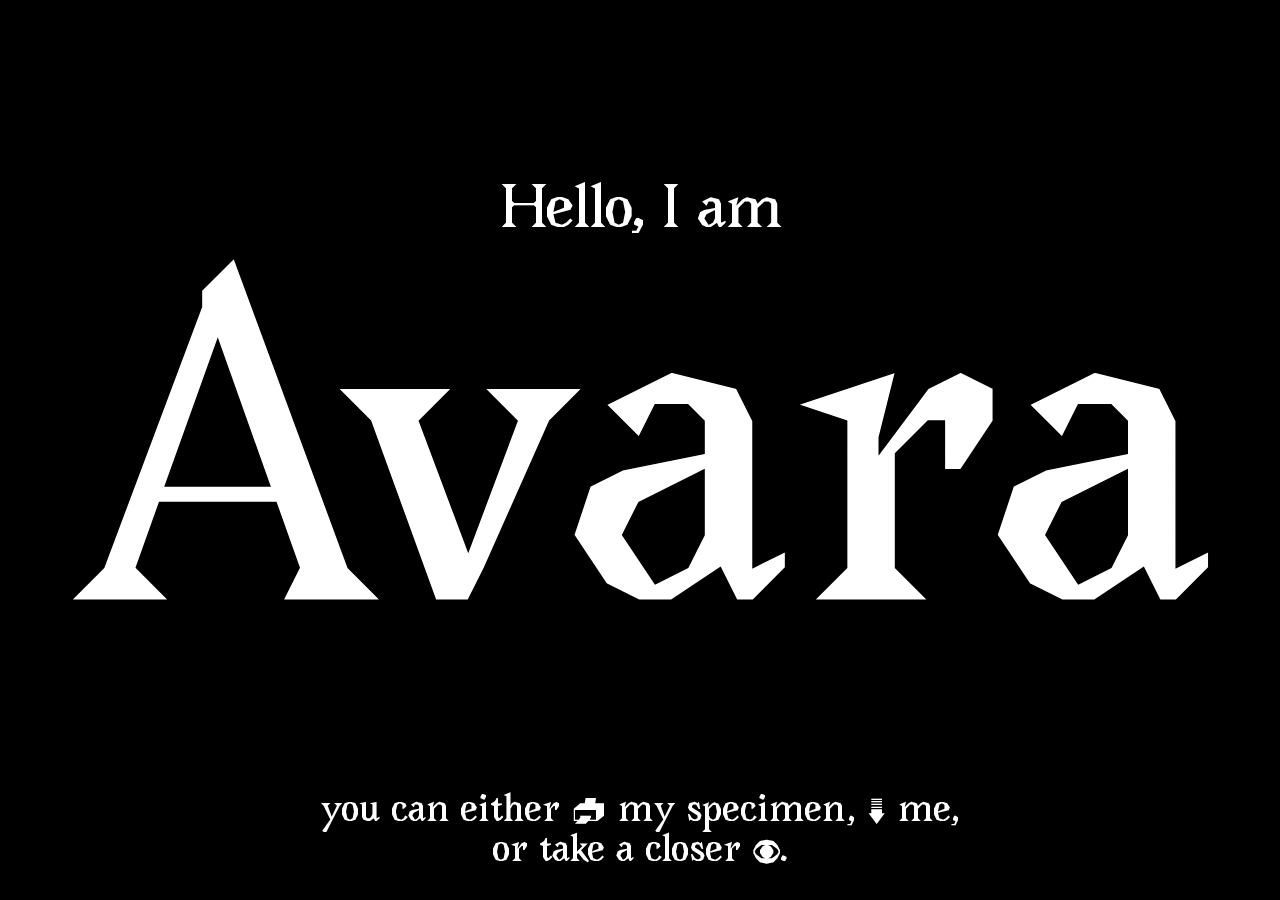
<file: webspecimen/index.html>
<!DOCTYPE html>
<html>
<!--
Développé par   Raphaël Bastide
                Lucas Le Bihan
avec l'aide de  Hugo Piquemal
-->
  <head>
    <meta charset=utf-8 />
    <title>Avara Specimen</title>
    <meta name="description" content="Open source curveless font" />
    <link rel="icon" type="image/png" href="img/favicon.png">
    <meta property="og:type" content="website" />
    <meta property="og:image" itemprop="image primaryImageOfPage" content="img/icon.png" />
    <link rel="stylesheet" type="text/css" href="css/reset.css" />
    <link rel="stylesheet" type="text/css" href="css/main.css" />
  </head>
  <body>
    <div id="head" class="screen">Hello, I am</div>
    <div id="specimenright" class="print">
      abcdefghijklm<br>nopqrstuvwxyz<br>ABCDEFGHIJKLMNOPQRSTUVWXYZ<br>1234567890<br>
    </div>
       <div id="specimenleft" class="print">
      ÉéÈèÏïÀàÇçÂâùÙÔôÑñ@?!§(•){÷}[/] …*$€£Ƀ&&cent;®©¶&frac12;&frac14;&frac34;&times;-_—–&#xFB00;&#xFB01;&#xFB02;&#xFB03;&#xFB04;fbfhfkqjœæ&dagger;&Dagger;<br>&#128424;&#128065;&#8595; <br>
    </div>
      <div id="credits" class="print">
        Avara Open Source Typeface
    </div>
    <div id="web" class="print">
        &#128065;, &#128424; & &#8595; on raphaelbastide.com/avara
    </div>
    <div id="comandes" contenteditable spellcheck=false class="screen">
    you can either
    <a class="print-button" onClick="window.print()">&#128424;</a> my specimen, <a class="print-button" href="https://github.com/raphaelbastide/Avara/archive/master.zip">&#8595;</a> me, or take a closer <a class="print-button" href="https://github.com/raphaelbastide/Avara">&#128065;</a>.
    </div>
    <div id="svg-container">
<svg
    xmlns="http://www.w3.org/2000/svg"
    version="1.1"
    viewBox="-50 -40 900 350"
    id="avara">

    <defs>
        <rect id="point-handle"
            x="-3" y="-3" width="6" height="6"
            stroke-width="1"
            fill="#ffffff"
            fill-opacity="1"
            stroke="rgb(110, 50, 255)"/>
    </defs>

    <style>
        path {
          fill: white;
          stroke: black;
          stroke-width: 1 px;
          fill-rule: nonzero;
        }
    </style>

    <path d="M 68.739,240.591 0,240.591 22.914,217.676 91.654,34.37 91.654,22.914 114.567,0 194.764,217.676 217.676,240.591
      148.937,240.591 160.393,217.676 144.068,171.852 62.153,171.852 45.827,217.676 z M 103.11,57.284 66.162,160.395 139.771,160.395 z"/>
    <path d="M 279.241,240.591 256.327,240.591 210.502,114.568 187.587,91.654 267.783,91.654 244.871,114.568 279.241,206.22
      313.61,114.568 290.698,91.654 359.437,91.654 336.524,114.568 290.698,217.676 z"/>
    <path d="M 422.148,80.198 467.976,91.654 479.434,114.568 479.434,217.676 502.345,206.22 502.345,217.676 479.434,240.591
      467.976,240.591 456.519,217.676 422.148,240.591 399.235,240.591 376.322,229.134 353.408,194.764 364.865,160.395 387.78,148.938
      445.062,137.479 445.062,114.568 433.606,103.11 410.692,103.11 399.235,126.022 376.322,103.11 z M 445.062,148.938 399.235,171.852 387.78,194.764 410.692,229.134 433.606,217.676 445.062,194.764 z"/>
    <path d="M 579.665,80.198 568.207,126.022 568.207,137.479 602.577,91.654 625.491,80.198 648.403,91.654 648.403,114.568
      625.491,148.938 614.035,148.938 614.035,114.568 602.577,114.568 579.665,137.479 579.665,217.676 602.577,240.591
      522.381,240.591 545.293,217.676 545.293,114.568 510.924,103.11 z"/>
    <path d="M 719.71,80.198 765.537,91.654 776.994,114.568 776.994,217.676 799.906,206.22 799.906,217.676 776.994,240.591
      765.537,240.591 754.08,217.676 719.71,240.591 696.796,240.591 673.884,229.134 650.97,194.764 662.427,160.395 685.341,148.938
      742.623,137.479 742.623,114.568 731.168,103.11 708.254,103.11 696.796,126.022 673.884,103.11 z M 742.623,148.938 696.796,171.852 685.341,194.764 708.254,229.134 731.168,217.676 742.623,194.764 z"/>

      </svg>
    </div>
    <script src="js/snap.svg-min.js"></script>
    <script src="js/main.js"></script>
  </body>
</html>
</file>
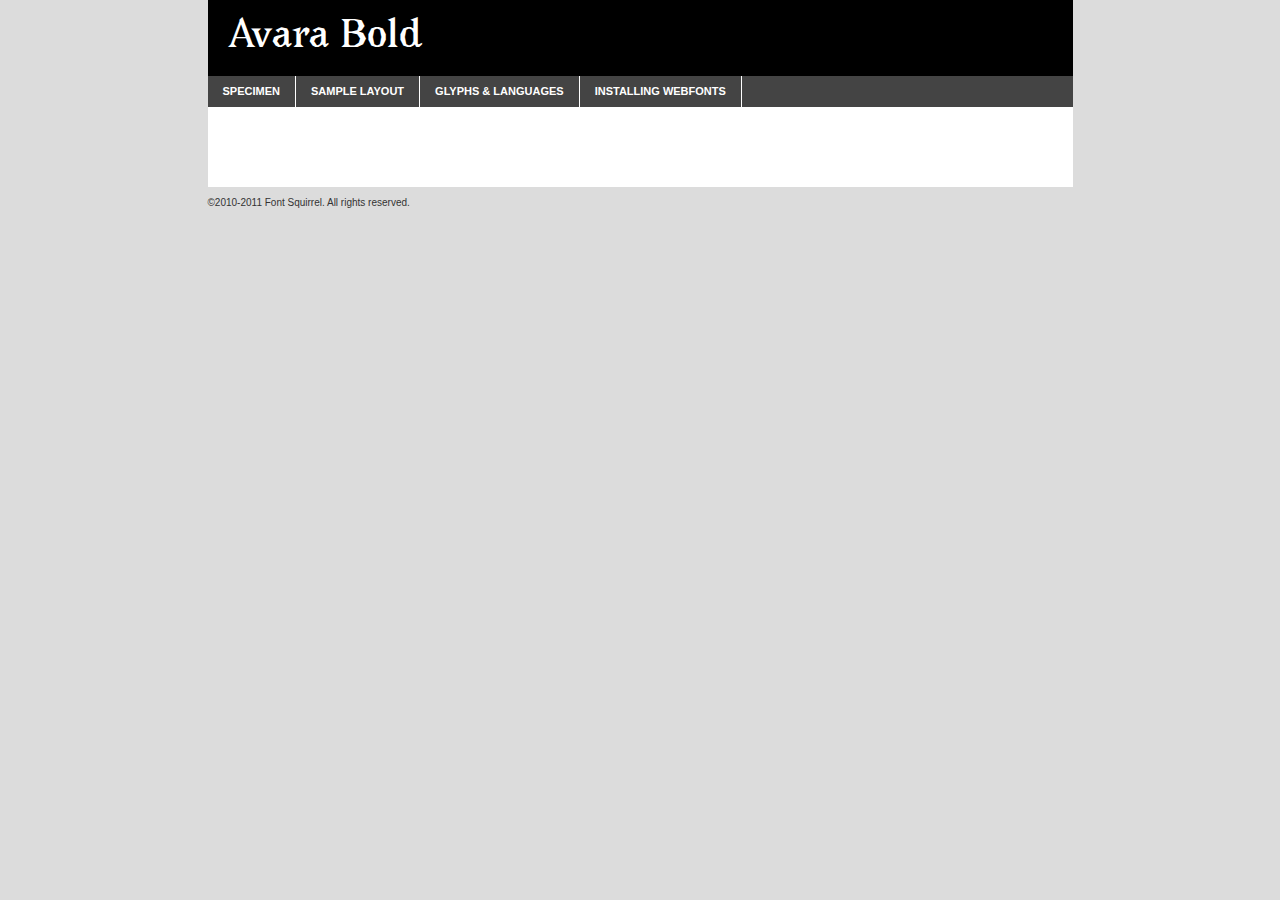
<file: webspecimen/css/font/avara-demo.html>
<!DOCTYPE html PUBLIC "-//W3C//DTD XHTML 1.0 Transitional//EN"
	"http://www.w3.org/TR/xhtml1/DTD/xhtml1-transitional.dtd">

<html xmlns="http://www.w3.org/1999/xhtml" xml:lang="en" lang="en">
<head>
	<meta http-equiv="Content-Type" content="text/html; charset=utf-8" />
	<script src="http://ajax.googleapis.com/ajax/libs/jquery/1.7.2/jquery.min.js" type="text/javascript" charset="utf-8"></script>
	<script src="specimen_files/easytabs.js" type="text/javascript" charset="utf-8"></script>
	<link rel="stylesheet" href="specimen_files/specimen_stylesheet.css" type="text/css" charset="utf-8" />
	<link rel="stylesheet" href="stylesheet.css" type="text/css" charset="utf-8" />

	<style type="text/css">
					body{
				font-family: 'avarabold';
							}
		</style>

	<title>Avara Bold Specimen</title>
	
	
	<script type="text/javascript" charset="utf-8">
		$(document).ready(function() {
			$('#container').easyTabs({defaultContent:1});
		});
	</script>
</head>

<body>
<div id="container">
	<div id="header">
		Avara Bold	</div>
	<ul class="tabs">
		<li><a href="#specimen">Specimen</a></li>
		<li><a href="#layout">Sample Layout</a></li>
				<li><a href="#glyphs">Glyphs &amp; Languages</a></li>
		<li><a href="#installing">Installing Webfonts</a></li>
		
	</ul>
	
	<div id="main_content">

		
			<div id="specimen">
		
				<div class="section">
					<div class="grid12 firstcol">
						<div class="huge">AaBb</div>
					</div>
				</div>
		
				<div class="section">
					<div class="glyph_range">A&#x200B;B&#x200b;C&#x200b;D&#x200b;E&#x200b;F&#x200b;G&#x200b;H&#x200b;I&#x200b;J&#x200b;K&#x200b;L&#x200b;M&#x200b;N&#x200b;O&#x200b;P&#x200b;Q&#x200b;R&#x200b;S&#x200b;T&#x200b;U&#x200b;V&#x200b;W&#x200b;X&#x200b;Y&#x200b;Z&#x200b;a&#x200b;b&#x200b;c&#x200b;d&#x200b;e&#x200b;f&#x200b;g&#x200b;h&#x200b;i&#x200b;j&#x200b;k&#x200b;l&#x200b;m&#x200b;n&#x200b;o&#x200b;p&#x200b;q&#x200b;r&#x200b;s&#x200b;t&#x200b;u&#x200b;v&#x200b;w&#x200b;x&#x200b;y&#x200b;z&#x200b;1&#x200b;2&#x200b;3&#x200b;4&#x200b;5&#x200b;6&#x200b;7&#x200b;8&#x200b;9&#x200b;0&#x200b;&amp;&#x200b;.&#x200b;,&#x200b;?&#x200b;!&#x200b;&#64;&#x200b;(&#x200b;)&#x200b;#&#x200b;$&#x200b;%&#x200b;*&#x200b;+&#x200b;-&#x200b;=&#x200b;:&#x200b;;</div>
				</div>
				<div class="section">
					<div class="grid12 firstcol">
						<table class="sample_table">
							<tr><td>10</td><td class="size10">abcdefghijklmnopqrstuvwxyzABCDEFGHIJKLMNOPQRSTUVWXYZ0123456789abcdefghijklmnopqrstuvwxyzABCDEFGHIJKLMNOPQRSTUVWXYZ0123456789abcdefghijklmnopqrstuvwxyzABCDEFGHIJKLMNOPQRSTUVWXYZ</td></tr>
							<tr><td>11</td><td class="size11">abcdefghijklmnopqrstuvwxyzABCDEFGHIJKLMNOPQRSTUVWXYZ0123456789abcdefghijklmnopqrstuvwxyzABCDEFGHIJKLMNOPQRSTUVWXYZ0123456789abcdefghijklmnopqrstuvwxyzABCDEFGHIJKLMNOPQRSTUVWXYZ</td></tr>
							<tr><td>12</td><td class="size12">abcdefghijklmnopqrstuvwxyzABCDEFGHIJKLMNOPQRSTUVWXYZ0123456789abcdefghijklmnopqrstuvwxyzABCDEFGHIJKLMNOPQRSTUVWXYZ0123456789abcdefghijklmnopqrstuvwxyzABCDEFGHIJKLMNOPQRSTUVWXYZ</td></tr>
							<tr><td>13</td><td class="size13">abcdefghijklmnopqrstuvwxyzABCDEFGHIJKLMNOPQRSTUVWXYZ0123456789abcdefghijklmnopqrstuvwxyzABCDEFGHIJKLMNOPQRSTUVWXYZ0123456789abcdefghijklmnopqrstuvwxyzABCDEFGHIJKLMNOPQRSTUVWXYZ</td></tr>
							<tr><td>14</td><td class="size14">abcdefghijklmnopqrstuvwxyzABCDEFGHIJKLMNOPQRSTUVWXYZ0123456789abcdefghijklmnopqrstuvwxyzABCDEFGHIJKLMNOPQRSTUVWXYZ0123456789abcdefghijklmnopqrstuvwxyzABCDEFGHIJKLMNOPQRSTUVWXYZ</td></tr>
							<tr><td>16</td><td class="size16">abcdefghijklmnopqrstuvwxyzABCDEFGHIJKLMNOPQRSTUVWXYZ0123456789abcdefghijklmnopqrstuvwxyzABCDEFGHIJKLMNOPQRSTUVWXYZ</td></tr>
							<tr><td>18</td><td class="size18">abcdefghijklmnopqrstuvwxyzABCDEFGHIJKLMNOPQRSTUVWXYZ0123456789abcdefghijklmnopqrstuvwxyzABCDEFGHIJKLMNOPQRSTUVWXYZ</td></tr>
							<tr><td>20</td><td class="size20">abcdefghijklmnopqrstuvwxyzABCDEFGHIJKLMNOPQRSTUVWXYZ0123456789abcdefghijklmnopqrstuvwxyzABCDEFGHIJKLMNOPQRSTUVWXYZ</td></tr>
							<tr><td>24</td><td class="size24">abcdefghijklmnopqrstuvwxyzABCDEFGHIJKLMNOPQRSTUVWXYZ0123456789abcdefghijklmnopqrstuvwxyzABCDEFGHIJKLMNOPQRSTUVWXYZ</td></tr>
							<tr><td>30</td><td class="size30">abcdefghijklmnopqrstuvwxyzABCDEFGHIJKLMNOPQRSTUVWXYZ0123456789abcdefghijklmnopqrstuvwxyzABCDEFGHIJKLMNOPQRSTUVWXYZ</td></tr>
							<tr><td>36</td><td class="size36">abcdefghijklmnopqrstuvwxyzABCDEFGHIJKLMNOPQRSTUVWXYZ0123456789abcdefghijklmnopqrstuvwxyzABCDEFGHIJKLMNOPQRSTUVWXYZ</td></tr>
							<tr><td>48</td><td class="size48">abcdefghijklmnopqrstuvwxyzABCDEFGHIJKLMNOPQRSTUVWXYZ0123456789abcdefghijklmnopqrstuvwxyzABCDEFGHIJKLMNOPQRSTUVWXYZ</td></tr>
							<tr><td>60</td><td class="size60">abcdefghijklmnopqrstuvwxyzABCDEFGHIJKLMNOPQRSTUVWXYZ0123456789abcdefghijklmnopqrstuvwxyzABCDEFGHIJKLMNOPQRSTUVWXYZ</td></tr>
							<tr><td>72</td><td class="size72">abcdefghijklmnopqrstuvwxyzABCDEFGHIJKLMNOPQRSTUVWXYZ0123456789abcdefghijklmnopqrstuvwxyzABCDEFGHIJKLMNOPQRSTUVWXYZ</td></tr>
							<tr><td>90</td><td class="size90">abcdefghijklmnopqrstuvwxyzABCDEFGHIJKLMNOPQRSTUVWXYZ0123456789abcdefghijklmnopqrstuvwxyzABCDEFGHIJKLMNOPQRSTUVWXYZ</td></tr>
						</table>
				
					</div>
			
				</div>
		
		
		
								<div class="section" id="bodycomparison">


										<div id="xheight">
				<div class="fontbody">&#x25FC;&#x25FC;&#x25FC;&#x25FC;&#x25FC;&#x25FC;&#x25FC;&#x25FC;&#x25FC;&#x25FC;&#x25FC;&#x25FC;&#x25FC;&#x25FC;&#x25FC;&#x25FC;&#x25FC;&#x25FC;&#x25FC;&#x25FC;&#x25FC;&#x25FC;&#x25FC;&#x25FC;&#x25FC;&#x25FC;&#x25FC;&#x25FC;&#x25FC;&#x25FC;&#x25FC;&#x25FC;&#x25FC;&#x25FC;&#x25FC;&#x25FC;&#x25FC;&#x25FC;&#x25FC;&#x25FC;&#x25FC;&#x25FC;&#x25FC;&#x25FC;&#x25FC;&#x25FC;&#x25FC;&#x25FC;&#x25FC;&#x25FC;&#x25FC;&#x25FC;&#x25FC;&#x25FC;&#x25FC;&#x25FC;&#x25FC;&#x25FC;&#x25FC;&#x25FC;&#x25FC;&#x25FC;&#x25FC;&#x25FC;&#x25FC;&#x25FC;&#x25FC;&#x25FC;&#x25FC;&#x25FC;&#x25FC;&#x25FC;&#x25FC;&#x25FC;&#x25FC;&#x25FC;&#x25FC;&#x25FC;&#x25FC;&#x25FC;&#x25FC;&#x25FC;&#x25FC;&#x25FC;&#x25FC;&#x25FC;&#x25FC;&#x25FC;&#x25FC;&#x25FC;&#x25FC;&#x25FC;&#x25FC;&#x25FC;&#x25FC;&#x25FC;&#x25FC;&#x25FC;&#x25FC;body</div><div class="arialbody">body</div><div class="verdanabody">body</div><div class="georgiabody">body</div></div>
										<div class="fontbody" style="z-index:1">
											body<span>Avara Bold</span>
										</div>
										<div class="arialbody" style="z-index:1">
											body<span>Arial</span>
										</div>
										<div class="verdanabody" style="z-index:1">
											body<span>Verdana</span>
										</div>
										<div class="georgiabody" style="z-index:1">
											body<span>Georgia</span>
										</div>



								</div>
		
		
				<div class="section psample psample_row1" id="">
					
					<div class="grid2 firstcol">
						<p class="size10"><span>10.</span>Aenean lacinia bibendum nulla sed consectetur. Fusce dapibus, tellus ac cursus commodo, tortor mauris condimentum nibh, ut fermentum massa justo sit amet risus. Nullam id dolor id nibh ultricies vehicula ut id elit. Cum sociis natoque penatibus et magnis dis parturient montes, nascetur ridiculus mus. Nulla vitae elit libero, a pharetra augue.</p>
			
					</div>
					<div class="grid3">
						<p class="size11"><span>11.</span>Aenean lacinia bibendum nulla sed consectetur. Fusce dapibus, tellus ac cursus commodo, tortor mauris condimentum nibh, ut fermentum massa justo sit amet risus. Nullam id dolor id nibh ultricies vehicula ut id elit. Cum sociis natoque penatibus et magnis dis parturient montes, nascetur ridiculus mus. Nulla vitae elit libero, a pharetra augue.</p>
			
					</div>
					<div class="grid3">
						<p class="size12"><span>12.</span>Aenean lacinia bibendum nulla sed consectetur. Fusce dapibus, tellus ac cursus commodo, tortor mauris condimentum nibh, ut fermentum massa justo sit amet risus. Nullam id dolor id nibh ultricies vehicula ut id elit. Cum sociis natoque penatibus et magnis dis parturient montes, nascetur ridiculus mus. Nulla vitae elit libero, a pharetra augue.</p>
			
					</div>
					<div class="grid4">
						<p class="size13"><span>13.</span>Aenean lacinia bibendum nulla sed consectetur. Fusce dapibus, tellus ac cursus commodo, tortor mauris condimentum nibh, ut fermentum massa justo sit amet risus. Nullam id dolor id nibh ultricies vehicula ut id elit. Cum sociis natoque penatibus et magnis dis parturient montes, nascetur ridiculus mus. Nulla vitae elit libero, a pharetra augue.</p>
			
					</div>
					<div class="white_blend"></div>
					
				</div>
				<div class="section psample psample_row2" id="">
					<div class="grid3 firstcol">
						<p class="size14"><span>14.</span>Aenean lacinia bibendum nulla sed consectetur. Fusce dapibus, tellus ac cursus commodo, tortor mauris condimentum nibh, ut fermentum massa justo sit amet risus. Nullam id dolor id nibh ultricies vehicula ut id elit. Cum sociis natoque penatibus et magnis dis parturient montes, nascetur ridiculus mus. Nulla vitae elit libero, a pharetra augue.</p>
			
					</div>
					<div class="grid4">
						<p class="size16"><span>16.</span>Aenean lacinia bibendum nulla sed consectetur. Fusce dapibus, tellus ac cursus commodo, tortor mauris condimentum nibh, ut fermentum massa justo sit amet risus. Nullam id dolor id nibh ultricies vehicula ut id elit. Cum sociis natoque penatibus et magnis dis parturient montes, nascetur ridiculus mus. Nulla vitae elit libero, a pharetra augue.</p>
			
					</div>
					<div class="grid5">
						<p class="size18"><span>18.</span>Aenean lacinia bibendum nulla sed consectetur. Fusce dapibus, tellus ac cursus commodo, tortor mauris condimentum nibh, ut fermentum massa justo sit amet risus. Nullam id dolor id nibh ultricies vehicula ut id elit. Cum sociis natoque penatibus et magnis dis parturient montes, nascetur ridiculus mus. Nulla vitae elit libero, a pharetra augue.</p>
			
					</div>

					<div class="white_blend"></div>

				</div>
				
				<div class="section psample psample_row3" id="">
					<div class="grid5 firstcol">
						<p class="size20"><span>20.</span>Aenean lacinia bibendum nulla sed consectetur. Fusce dapibus, tellus ac cursus commodo, tortor mauris condimentum nibh, ut fermentum massa justo sit amet risus. Nullam id dolor id nibh ultricies vehicula ut id elit. Cum sociis natoque penatibus et magnis dis parturient montes, nascetur ridiculus mus. Nulla vitae elit libero, a pharetra augue.</p>
					</div>
					<div class="grid7">
						<p class="size24"><span>24.</span>Aenean lacinia bibendum nulla sed consectetur. Fusce dapibus, tellus ac cursus commodo, tortor mauris condimentum nibh, ut fermentum massa justo sit amet risus. Nullam id dolor id nibh ultricies vehicula ut id elit. Cum sociis natoque penatibus et magnis dis parturient montes, nascetur ridiculus mus. Nulla vitae elit libero, a pharetra augue.</p>
					</div>
					
					<div class="white_blend"></div>
					
				</div>
				
				<div class="section psample psample_row4" id="">
					<div class="grid12 firstcol">
						<p class="size30"><span>30.</span>Aenean lacinia bibendum nulla sed consectetur. Fusce dapibus, tellus ac cursus commodo, tortor mauris condimentum nibh, ut fermentum massa justo sit amet risus. Nullam id dolor id nibh ultricies vehicula ut id elit. Cum sociis natoque penatibus et magnis dis parturient montes, nascetur ridiculus mus. Nulla vitae elit libero, a pharetra augue.</p>
					</div>
					<div class="white_blend"></div>
					
				</div>
				
				
				
				<div class="section psample psample_row1 fullreverse">
					<div class="grid2 firstcol">
						<p class="size10"><span>10.</span>Aenean lacinia bibendum nulla sed consectetur. Fusce dapibus, tellus ac cursus commodo, tortor mauris condimentum nibh, ut fermentum massa justo sit amet risus. Nullam id dolor id nibh ultricies vehicula ut id elit. Cum sociis natoque penatibus et magnis dis parturient montes, nascetur ridiculus mus. Nulla vitae elit libero, a pharetra augue.</p>
			
					</div>
					<div class="grid3">
						<p class="size11"><span>11.</span>Aenean lacinia bibendum nulla sed consectetur. Fusce dapibus, tellus ac cursus commodo, tortor mauris condimentum nibh, ut fermentum massa justo sit amet risus. Nullam id dolor id nibh ultricies vehicula ut id elit. Cum sociis natoque penatibus et magnis dis parturient montes, nascetur ridiculus mus. Nulla vitae elit libero, a pharetra augue.</p>
			
					</div>
					<div class="grid3">
						<p class="size12"><span>12.</span>Aenean lacinia bibendum nulla sed consectetur. Fusce dapibus, tellus ac cursus commodo, tortor mauris condimentum nibh, ut fermentum massa justo sit amet risus. Nullam id dolor id nibh ultricies vehicula ut id elit. Cum sociis natoque penatibus et magnis dis parturient montes, nascetur ridiculus mus. Nulla vitae elit libero, a pharetra augue.</p>
			
					</div>
					<div class="grid4">
						<p class="size13"><span>13.</span>Aenean lacinia bibendum nulla sed consectetur. Fusce dapibus, tellus ac cursus commodo, tortor mauris condimentum nibh, ut fermentum massa justo sit amet risus. Nullam id dolor id nibh ultricies vehicula ut id elit. Cum sociis natoque penatibus et magnis dis parturient montes, nascetur ridiculus mus. Nulla vitae elit libero, a pharetra augue.</p>
			
					</div>
					<div class="black_blend"></div>
					
				</div>
				
				<div class="section psample psample_row2 fullreverse">
					<div class="grid3 firstcol">
						<p class="size14"><span>14.</span>Aenean lacinia bibendum nulla sed consectetur. Fusce dapibus, tellus ac cursus commodo, tortor mauris condimentum nibh, ut fermentum massa justo sit amet risus. Nullam id dolor id nibh ultricies vehicula ut id elit. Cum sociis natoque penatibus et magnis dis parturient montes, nascetur ridiculus mus. Nulla vitae elit libero, a pharetra augue.</p>
			
					</div>
					<div class="grid4">
						<p class="size16"><span>16.</span>Aenean lacinia bibendum nulla sed consectetur. Fusce dapibus, tellus ac cursus commodo, tortor mauris condimentum nibh, ut fermentum massa justo sit amet risus. Nullam id dolor id nibh ultricies vehicula ut id elit. Cum sociis natoque penatibus et magnis dis parturient montes, nascetur ridiculus mus. Nulla vitae elit libero, a pharetra augue.</p>
			
					</div>
					<div class="grid5">
						<p class="size18"><span>18.</span>Aenean lacinia bibendum nulla sed consectetur. Fusce dapibus, tellus ac cursus commodo, tortor mauris condimentum nibh, ut fermentum massa justo sit amet risus. Nullam id dolor id nibh ultricies vehicula ut id elit. Cum sociis natoque penatibus et magnis dis parturient montes, nascetur ridiculus mus. Nulla vitae elit libero, a pharetra augue.</p>
			
					</div>
					<div class="black_blend"></div>

				</div>
				
				<div class="section psample fullreverse psample_row3" id="">
					<div class="grid5 firstcol">
						<p class="size20"><span>20.</span>Aenean lacinia bibendum nulla sed consectetur. Fusce dapibus, tellus ac cursus commodo, tortor mauris condimentum nibh, ut fermentum massa justo sit amet risus. Nullam id dolor id nibh ultricies vehicula ut id elit. Cum sociis natoque penatibus et magnis dis parturient montes, nascetur ridiculus mus. Nulla vitae elit libero, a pharetra augue.</p>
					</div>
					<div class="grid7">
						<p class="size24"><span>24.</span>Aenean lacinia bibendum nulla sed consectetur. Fusce dapibus, tellus ac cursus commodo, tortor mauris condimentum nibh, ut fermentum massa justo sit amet risus. Nullam id dolor id nibh ultricies vehicula ut id elit. Cum sociis natoque penatibus et magnis dis parturient montes, nascetur ridiculus mus. Nulla vitae elit libero, a pharetra augue.</p>
					</div>
					
					<div class="black_blend"></div>
					
				</div>
				
				<div class="section psample fullreverse psample_row4" id="" style="border-bottom: 20px #000 solid;">
					<div class="grid12 firstcol">
						<p class="size30"><span>30.</span>Aenean lacinia bibendum nulla sed consectetur. Fusce dapibus, tellus ac cursus commodo, tortor mauris condimentum nibh, ut fermentum massa justo sit amet risus. Nullam id dolor id nibh ultricies vehicula ut id elit. Cum sociis natoque penatibus et magnis dis parturient montes, nascetur ridiculus mus. Nulla vitae elit libero, a pharetra augue.</p>
					</div>
					<div class="black_blend"></div>
					
				</div>
				
				
				
				
			</div>
			
			<div id="layout">
				
				<div class="section">
					
					<div class="grid12 firstcol">
						<h1>Lorem Ipsum Dolor</h1>
						<h2>Etiam porta sem malesuada magna mollis euismod</h2>
						
						<p class="byline">By <a href="#link">Aenean Lacinia</a></p>
					</div>
				</div>
				<div class="section">
					<div class="grid8 firstcol">
						<p class="large">Donec sed odio dui. Morbi leo risus, porta ac consectetur ac, vestibulum at eros. Fusce dapibus, tellus ac cursus commodo, tortor mauris condimentum nibh, ut fermentum massa justo sit amet risus. </p>

						
						<h3>Pellentesque ornare sem</h3>

						<p>Maecenas sed diam eget risus varius blandit sit amet non magna. Maecenas faucibus mollis interdum. Donec ullamcorper nulla non metus auctor fringilla. Nullam id dolor id nibh ultricies vehicula ut id elit. Nullam id dolor id nibh ultricies vehicula ut id elit. </p>

						<p>Aenean eu leo quam. Pellentesque ornare sem lacinia quam venenatis vestibulum. Lorem ipsum dolor sit amet, consectetur adipiscing elit. Cum sociis natoque penatibus et magnis dis parturient montes, nascetur ridiculus mus. </p>

						<p>Nulla vitae elit libero, a pharetra augue. Praesent commodo cursus magna, vel scelerisque nisl consectetur et. Aenean lacinia bibendum nulla sed consectetur. </p>

						<p>Nullam quis risus eget urna mollis ornare vel eu leo. Nullam quis risus eget urna mollis ornare vel eu leo. Maecenas sed diam eget risus varius blandit sit amet non magna. Donec ullamcorper nulla non metus auctor fringilla. </p>

						<h3>Cras mattis consectetur</h3>

						<p>Aenean eu leo quam. Pellentesque ornare sem lacinia quam venenatis vestibulum. Aenean lacinia bibendum nulla sed consectetur. Integer posuere erat a ante venenatis dapibus posuere velit aliquet. Cras mattis consectetur purus sit amet fermentum. </p>

						<p>Nullam id dolor id nibh ultricies vehicula ut id elit. Nullam quis risus eget urna mollis ornare vel eu leo. Cras mattis consectetur purus sit amet fermentum.</p>
					</div>
					
					<div class="grid4 sidebar">
						
						<div class="box reverse">
							<p class="last">Nullam quis risus eget urna mollis ornare vel eu leo. Donec ullamcorper nulla non metus auctor fringilla. Cras mattis consectetur purus sit amet fermentum. Sed posuere consectetur est at lobortis. Lorem ipsum dolor sit amet, consectetur adipiscing elit. </p>
						</div>
						
						<p class="caption">Maecenas sed diam eget risus varius.</p>

						<p>Vestibulum id ligula porta felis euismod semper. Integer posuere erat a ante venenatis dapibus posuere velit aliquet. Vestibulum id ligula porta felis euismod semper. Sed posuere consectetur est at lobortis. Maecenas sed diam eget risus varius blandit sit amet non magna. Fusce dapibus, tellus ac cursus commodo, tortor mauris condimentum nibh, ut fermentum massa justo sit amet risus. </p>

					

						<p>Duis mollis, est non commodo luctus, nisi erat porttitor ligula, eget lacinia odio sem nec elit. Aenean lacinia bibendum nulla sed consectetur. Vivamus sagittis lacus vel augue laoreet rutrum faucibus dolor auctor. Aenean lacinia bibendum nulla sed consectetur. Nullam quis risus eget urna mollis ornare vel eu leo. </p>

						<p>Praesent commodo cursus magna, vel scelerisque nisl consectetur et. Donec ullamcorper nulla non metus auctor fringilla. Maecenas faucibus mollis interdum. Fusce dapibus, tellus ac cursus commodo, tortor mauris condimentum nibh, ut fermentum massa justo sit amet risus. </p>

					</div>
				</div>
				
			</div>


			



		<div id="glyphs">
			<div class="section">
				<div class="grid12 firstcol">
			
				<h1>Language Support</h1>
				<p>The subset of Avara Bold in this kit supports the following languages:<br />
			
					Albanian, Basque, Breton, Chamorro, Danish, Dutch, English, Estonian, Finnish, French, Frisian, Galician, Italian, Malagasy, Norwegian, Portuguese, Spanish, Swedish				</p>
				<h1>Glyph Chart</h1>
				<p>The subset of Avara Bold in this kit includes all the glyphs listed below. Unicode entities are included above each glyph to help you insert individual characters into your layout.</p>
				<div id="glyph_chart">
			
																				 <div><p>&amp;#32;</p>&#32;</div>
																				 <div><p>&amp;#33;</p>&#33;</div>
																				 <div><p>&amp;#34;</p>&#34;</div>
																				 <div><p>&amp;#35;</p>&#35;</div>
																				 <div><p>&amp;#36;</p>&#36;</div>
																				 <div><p>&amp;#37;</p>&#37;</div>
																				 <div><p>&amp;#38;</p>&#38;</div>
																				 <div><p>&amp;#39;</p>&#39;</div>
																				 <div><p>&amp;#40;</p>&#40;</div>
																				 <div><p>&amp;#41;</p>&#41;</div>
																				 <div><p>&amp;#42;</p>&#42;</div>
																				 <div><p>&amp;#43;</p>&#43;</div>
																				 <div><p>&amp;#44;</p>&#44;</div>
																				 <div><p>&amp;#45;</p>&#45;</div>
																				 <div><p>&amp;#46;</p>&#46;</div>
																				 <div><p>&amp;#47;</p>&#47;</div>
																				 <div><p>&amp;#48;</p>&#48;</div>
																				 <div><p>&amp;#49;</p>&#49;</div>
																				 <div><p>&amp;#50;</p>&#50;</div>
																				 <div><p>&amp;#51;</p>&#51;</div>
																				 <div><p>&amp;#52;</p>&#52;</div>
																				 <div><p>&amp;#53;</p>&#53;</div>
																				 <div><p>&amp;#54;</p>&#54;</div>
																				 <div><p>&amp;#55;</p>&#55;</div>
																				 <div><p>&amp;#56;</p>&#56;</div>
																				 <div><p>&amp;#57;</p>&#57;</div>
																				 <div><p>&amp;#58;</p>&#58;</div>
																				 <div><p>&amp;#59;</p>&#59;</div>
																				 <div><p>&amp;#60;</p>&#60;</div>
																				 <div><p>&amp;#61;</p>&#61;</div>
																				 <div><p>&amp;#62;</p>&#62;</div>
																				 <div><p>&amp;#63;</p>&#63;</div>
																				 <div><p>&amp;#64;</p>&#64;</div>
																				 <div><p>&amp;#65;</p>&#65;</div>
																				 <div><p>&amp;#66;</p>&#66;</div>
																				 <div><p>&amp;#67;</p>&#67;</div>
																				 <div><p>&amp;#68;</p>&#68;</div>
																				 <div><p>&amp;#69;</p>&#69;</div>
																				 <div><p>&amp;#70;</p>&#70;</div>
																				 <div><p>&amp;#71;</p>&#71;</div>
																				 <div><p>&amp;#72;</p>&#72;</div>
																				 <div><p>&amp;#73;</p>&#73;</div>
																				 <div><p>&amp;#74;</p>&#74;</div>
																				 <div><p>&amp;#75;</p>&#75;</div>
																				 <div><p>&amp;#76;</p>&#76;</div>
																				 <div><p>&amp;#77;</p>&#77;</div>
																				 <div><p>&amp;#78;</p>&#78;</div>
																				 <div><p>&amp;#79;</p>&#79;</div>
																				 <div><p>&amp;#80;</p>&#80;</div>
																				 <div><p>&amp;#81;</p>&#81;</div>
																				 <div><p>&amp;#82;</p>&#82;</div>
																				 <div><p>&amp;#83;</p>&#83;</div>
																				 <div><p>&amp;#84;</p>&#84;</div>
																				 <div><p>&amp;#85;</p>&#85;</div>
																				 <div><p>&amp;#86;</p>&#86;</div>
																				 <div><p>&amp;#87;</p>&#87;</div>
																				 <div><p>&amp;#88;</p>&#88;</div>
																				 <div><p>&amp;#89;</p>&#89;</div>
																				 <div><p>&amp;#90;</p>&#90;</div>
																				 <div><p>&amp;#91;</p>&#91;</div>
																				 <div><p>&amp;#92;</p>&#92;</div>
																				 <div><p>&amp;#93;</p>&#93;</div>
																				 <div><p>&amp;#94;</p>&#94;</div>
																				 <div><p>&amp;#95;</p>&#95;</div>
																				 <div><p>&amp;#96;</p>&#96;</div>
																				 <div><p>&amp;#97;</p>&#97;</div>
																				 <div><p>&amp;#98;</p>&#98;</div>
																				 <div><p>&amp;#99;</p>&#99;</div>
																				 <div><p>&amp;#100;</p>&#100;</div>
																				 <div><p>&amp;#101;</p>&#101;</div>
																				 <div><p>&amp;#102;</p>&#102;</div>
																				 <div><p>&amp;#103;</p>&#103;</div>
																				 <div><p>&amp;#104;</p>&#104;</div>
																				 <div><p>&amp;#105;</p>&#105;</div>
																				 <div><p>&amp;#106;</p>&#106;</div>
																				 <div><p>&amp;#107;</p>&#107;</div>
																				 <div><p>&amp;#108;</p>&#108;</div>
																				 <div><p>&amp;#109;</p>&#109;</div>
																				 <div><p>&amp;#110;</p>&#110;</div>
																				 <div><p>&amp;#111;</p>&#111;</div>
																				 <div><p>&amp;#112;</p>&#112;</div>
																				 <div><p>&amp;#113;</p>&#113;</div>
																				 <div><p>&amp;#114;</p>&#114;</div>
																				 <div><p>&amp;#115;</p>&#115;</div>
																				 <div><p>&amp;#116;</p>&#116;</div>
																				 <div><p>&amp;#117;</p>&#117;</div>
																				 <div><p>&amp;#118;</p>&#118;</div>
																				 <div><p>&amp;#119;</p>&#119;</div>
																				 <div><p>&amp;#120;</p>&#120;</div>
																				 <div><p>&amp;#121;</p>&#121;</div>
																				 <div><p>&amp;#122;</p>&#122;</div>
																				 <div><p>&amp;#123;</p>&#123;</div>
																				 <div><p>&amp;#124;</p>&#124;</div>
																				 <div><p>&amp;#125;</p>&#125;</div>
																				 <div><p>&amp;#126;</p>&#126;</div>
																				 <div><p>&amp;#161;</p>&#161;</div>
																				 <div><p>&amp;#162;</p>&#162;</div>
																				 <div><p>&amp;#163;</p>&#163;</div>
																				 <div><p>&amp;#165;</p>&#165;</div>
																				 <div><p>&amp;#166;</p>&#166;</div>
																				 <div><p>&amp;#167;</p>&#167;</div>
																				 <div><p>&amp;#168;</p>&#168;</div>
																				 <div><p>&amp;#169;</p>&#169;</div>
																				 <div><p>&amp;#171;</p>&#171;</div>
																				 <div><p>&amp;#174;</p>&#174;</div>
																				 <div><p>&amp;#176;</p>&#176;</div>
																				 <div><p>&amp;#177;</p>&#177;</div>
																				 <div><p>&amp;#180;</p>&#180;</div>
																				 <div><p>&amp;#182;</p>&#182;</div>
																				 <div><p>&amp;#184;</p>&#184;</div>
																				 <div><p>&amp;#187;</p>&#187;</div>
																				 <div><p>&amp;#188;</p>&#188;</div>
																				 <div><p>&amp;#189;</p>&#189;</div>
																				 <div><p>&amp;#190;</p>&#190;</div>
																				 <div><p>&amp;#191;</p>&#191;</div>
																				 <div><p>&amp;#192;</p>&#192;</div>
																				 <div><p>&amp;#193;</p>&#193;</div>
																				 <div><p>&amp;#194;</p>&#194;</div>
																				 <div><p>&amp;#195;</p>&#195;</div>
																				 <div><p>&amp;#196;</p>&#196;</div>
																				 <div><p>&amp;#197;</p>&#197;</div>
																				 <div><p>&amp;#198;</p>&#198;</div>
																				 <div><p>&amp;#199;</p>&#199;</div>
																				 <div><p>&amp;#200;</p>&#200;</div>
																				 <div><p>&amp;#201;</p>&#201;</div>
																				 <div><p>&amp;#202;</p>&#202;</div>
																				 <div><p>&amp;#203;</p>&#203;</div>
																				 <div><p>&amp;#204;</p>&#204;</div>
																				 <div><p>&amp;#205;</p>&#205;</div>
																				 <div><p>&amp;#206;</p>&#206;</div>
																				 <div><p>&amp;#207;</p>&#207;</div>
																				 <div><p>&amp;#209;</p>&#209;</div>
																				 <div><p>&amp;#210;</p>&#210;</div>
																				 <div><p>&amp;#211;</p>&#211;</div>
																				 <div><p>&amp;#212;</p>&#212;</div>
																				 <div><p>&amp;#213;</p>&#213;</div>
																				 <div><p>&amp;#214;</p>&#214;</div>
																				 <div><p>&amp;#215;</p>&#215;</div>
																				 <div><p>&amp;#216;</p>&#216;</div>
																				 <div><p>&amp;#217;</p>&#217;</div>
																				 <div><p>&amp;#218;</p>&#218;</div>
																				 <div><p>&amp;#219;</p>&#219;</div>
																				 <div><p>&amp;#220;</p>&#220;</div>
																				 <div><p>&amp;#221;</p>&#221;</div>
																				 <div><p>&amp;#224;</p>&#224;</div>
																				 <div><p>&amp;#225;</p>&#225;</div>
																				 <div><p>&amp;#226;</p>&#226;</div>
																				 <div><p>&amp;#227;</p>&#227;</div>
																				 <div><p>&amp;#228;</p>&#228;</div>
																				 <div><p>&amp;#229;</p>&#229;</div>
																				 <div><p>&amp;#230;</p>&#230;</div>
																				 <div><p>&amp;#231;</p>&#231;</div>
																				 <div><p>&amp;#232;</p>&#232;</div>
																				 <div><p>&amp;#233;</p>&#233;</div>
																				 <div><p>&amp;#234;</p>&#234;</div>
																				 <div><p>&amp;#235;</p>&#235;</div>
																				 <div><p>&amp;#236;</p>&#236;</div>
																				 <div><p>&amp;#237;</p>&#237;</div>
																				 <div><p>&amp;#238;</p>&#238;</div>
																				 <div><p>&amp;#239;</p>&#239;</div>
																				 <div><p>&amp;#241;</p>&#241;</div>
																				 <div><p>&amp;#242;</p>&#242;</div>
																				 <div><p>&amp;#243;</p>&#243;</div>
																				 <div><p>&amp;#244;</p>&#244;</div>
																				 <div><p>&amp;#245;</p>&#245;</div>
																				 <div><p>&amp;#246;</p>&#246;</div>
																				 <div><p>&amp;#247;</p>&#247;</div>
																				 <div><p>&amp;#248;</p>&#248;</div>
																				 <div><p>&amp;#249;</p>&#249;</div>
																				 <div><p>&amp;#250;</p>&#250;</div>
																				 <div><p>&amp;#251;</p>&#251;</div>
																				 <div><p>&amp;#252;</p>&#252;</div>
																				 <div><p>&amp;#253;</p>&#253;</div>
																				 <div><p>&amp;#255;</p>&#255;</div>
																				 <div><p>&amp;#305;</p>&#305;</div>
																				 <div><p>&amp;#338;</p>&#338;</div>
																				 <div><p>&amp;#339;</p>&#339;</div>
																				 <div><p>&amp;#352;</p>&#352;</div>
																				 <div><p>&amp;#353;</p>&#353;</div>
																				 <div><p>&amp;#376;</p>&#376;</div>
																				 <div><p>&amp;#381;</p>&#381;</div>
																				 <div><p>&amp;#382;</p>&#382;</div>
																				 <div><p>&amp;#579;</p>&#579;</div>
																				 <div><p>&amp;#710;</p>&#710;</div>
																				 <div><p>&amp;#711;</p>&#711;</div>
																				 <div><p>&amp;#728;</p>&#728;</div>
																				 <div><p>&amp;#729;</p>&#729;</div>
																				 <div><p>&amp;#730;</p>&#730;</div>
																				 <div><p>&amp;#732;</p>&#732;</div>
																				 <div><p>&amp;#8211;</p>&#8211;</div>
																				 <div><p>&amp;#8212;</p>&#8212;</div>
																				 <div><p>&amp;#8216;</p>&#8216;</div>
																				 <div><p>&amp;#8217;</p>&#8217;</div>
																				 <div><p>&amp;#8218;</p>&#8218;</div>
																				 <div><p>&amp;#8220;</p>&#8220;</div>
																				 <div><p>&amp;#8221;</p>&#8221;</div>
																				 <div><p>&amp;#8222;</p>&#8222;</div>
																				 <div><p>&amp;#8224;</p>&#8224;</div>
																				 <div><p>&amp;#8225;</p>&#8225;</div>
																				 <div><p>&amp;#8226;</p>&#8226;</div>
																				 <div><p>&amp;#8230;</p>&#8230;</div>
																				 <div><p>&amp;#8240;</p>&#8240;</div>
																				 <div><p>&amp;#8260;</p>&#8260;</div>
																				 <div><p>&amp;#8364;</p>&#8364;</div>
																				 <div><p>&amp;#8470;</p>&#8470;</div>
																				 <div><p>&amp;#8722;</p>&#8722;</div>
																				 <div><p>&amp;#8776;</p>&#8776;</div>
																				 <div><p>&amp;#8800;</p>&#8800;</div>
																				 <div><p>&amp;#8804;</p>&#8804;</div>
																				 <div><p>&amp;#8805;</p>&#8805;</div>
																				 <div><p>&amp;#9674;</p>&#9674;</div>
																				 <div><p>&amp;#9724;</p>&#9724;</div>
																				 <div><p>&amp;#64256;</p>&#64256;</div>
																				 <div><p>&amp;#64257;</p>&#64257;</div>
																				 <div><p>&amp;#64258;</p>&#64258;</div>
																				 <div><p>&amp;#64259;</p>&#64259;</div>
																				 <div><p>&amp;#64260;</p>&#64260;</div>
																																																																																																																						</div>	
				</div>
		
		
			</div>
		</div>
		
		
		<div id="specs">
			
		</div>
	
		<div id="installing">
			<div class="section">
				<div class="grid7 firstcol">
					<h1>Installing Webfonts</h1>
					
					<p>Webfonts are supported by all major browser platforms but not all in the same way. There are currently four different font formats that must be included in order to target all browsers. This includes TTF, WOFF, EOT and SVG.</p>
					
					<h2>1. Upload your webfonts</h2>
					<p>You must upload your webfont kit to your website. They should be in or near the same directory as your CSS files.</p>
					
					<h2>2. Include the webfont stylesheet</h2>
					<p>A special CSS @font-face declaration helps the various browsers select the appropriate font it needs without causing you a bunch of headaches. Learn more about this syntax by reading the <a href="http://www.fontspring.com/blog/further-hardening-of-the-bulletproof-syntax">Fontspring blog post</a> about it. The code for it is as follows:</p>


<code>
@font-face{ 
	font-family: 'MyWebFont';
	src: url('WebFont.eot');
	src: url('WebFont.eot?#iefix') format('embedded-opentype'),
	     url('WebFont.woff') format('woff'),
	     url('WebFont.ttf') format('truetype'),
	     url('WebFont.svg#webfont') format('svg');
}
</code>

	<p>We've already gone ahead and generated the code for you. All you have to do is link to the stylesheet in your HTML, like this:</p>
	<code>&lt;link rel=&quot;stylesheet&quot; href=&quot;stylesheet.css&quot; type=&quot;text/css&quot; charset=&quot;utf-8&quot; /&gt;</code>

					<h2>3. Modify your own stylesheet</h2>
					<p>To take advantage of your new fonts, you must tell your stylesheet to use them. Look at the original @font-face declaration above and find the property called "font-family." The name linked there will be what you use to reference the font. Prepend that webfont name to the font stack in the "font-family" property, inside the selector you want to change. For example:</p>
<code>p { font-family: 'WebFont', Arial, sans-serif; }</code>

<h2>4. Test</h2>
<p>Getting webfonts to work cross-browser <em>can</em> be tricky. Use the information in the sidebar to help you if you find that fonts aren't loading in a particular browser.</p>
				</div>
				
				<div class="grid5 sidebar">
					<div class="box">
						<h2>Troubleshooting<br />Font-Face Problems</h2>
						<p>Having trouble getting your webfonts to load in your new website? Here are some tips to sort out what might be the problem.</p>

						<h3>Fonts not showing in any browser</h3>

						<p>This sounds like you need to work on the plumbing. You either did not upload the fonts to the correct directory, or you did not link the fonts properly in the CSS. If you've confirmed that all this is correct and you still have a problem, take a look at your .htaccess file and see if requests are getting intercepted.</p>

						<h3>Fonts not loading in iPhone or iPad</h3>

						<p>The most common problem here is that you are serving the fonts from an IIS server. IIS refuses to serve files that have unknown MIME types. If that is the case, you must set the MIME type for SVG to "image/svg+xml" in the server settings. Follow these instructions from Microsoft if you need help.</p>

						<h3>Fonts not loading in Firefox</h3>

						<p>The primary reason for this failure? You are still using a version Firefox older than 3.5. So upgrade already! If that isn't it, then you are very likely serving fonts from a different domain. Firefox requires that all font assets be served from the same domain. Lastly it is possible that you need to add WOFF to your list of MIME types (if you are serving via IIS.)</p>

						<h3>Fonts not loading in IE</h3>

						<p>Are you looking at Internet Explorer on an actual Windows machine or are you cheating by using a service like Adobe BrowserLab? Many of these screenshot services do not render @font-face for IE. Best to test it on a real machine.</p>

						<h3>Fonts not loading in IE9</h3>

						<p>IE9, like Firefox, requires that fonts be served from the same domain as the website. Make sure that is the case.</p>
					</div>
				</div>
			</div>
			
		</div>
	
	</div>
	<div id="footer">
		<p>&copy;2010-2011 Font Squirrel. All rights reserved.</p>
	</div>
</div>
</body>
</html>
</file>
<file: webspecimen/css/main.css>
@font-face {
    font-family: 'avarabold';
    src: url('font/avara.eot');
    src: url('font/avara.eot?#iefix') format('embedded-opentype'),
         url('font/avara.woff2') format('woff2'),
         url('font/avara.woff') format('woff'),
         url('font/avara.ttf') format('truetype'),
         url('font/avara.svg#avarabold') format('svg');
    font-weight: normal;
    font-style: normal;

} 
h1{
	font-size: 20pt;     
	line-height: 40pt;     
	display: inline-block;
} 
html,body{     
	font:20px/1.1em arial, sans-serif;     
	width: 100%;
	height: 100%;     
	background-color: black; } 

::selection {background: rgb(110, 50, 255);} 
::-moz-selection {background:rgb(110, 50, 255); }
.print{display: none;}
.print-button {     
	width: auto;     
	height: auto;     
	font-family: 'avarabold';     
	font-size: 25pt;     
	line-height: 30pt;     
	color:#ffffff;     
	background-color: transparent;     
	border:none;
	cursor:pointer; } 
.print-button:hover{color:rgb(110, 50, 255);} 
#comandes{     
	width:100%;     
	height: auto;     
	position: absolute;     
	font-size: 25pt;     
	line-height: 30pt;     
	color: #ffffff;     
	font-family: 'avarabold';     
	text-align: center;      
	padding-left: 25%;     
	padding-right: 25%;     
	bottom:3%;
	z-index: 10;
	-webkit-box-sizing: border-box;     
	-moz-box-sizing: border-box;     
	box-sizing: border-box; 
} 
#head{     
	width: 100%;     
	height: auto;     
	position:absolute;     
	font-size: 40pt;     
	line-height: 50pt;     
	color: #ffffff;
	font-family: 'avarabold';     
	text-align: center;      
	padding-left: 15%;
	padding-right: 15%;     
	top:20%;    
	-webkit-box-sizing:border-box;     
	-moz-box-sizing:border-box;     
	box-sizing:border-box; } 

svg {
     position: absolute;
     margin: auto;
     top:0;right:0;bottom:0;left:0;
     width: 100%;
     height: 100%;
}
path {
 fill: #FFF;
 stroke: #000;
 fill-rule: nonzero;
 mix-blend-mode: difference;
}

a{text-decoration:none; } 

@media print { 
@page {size:210mm 297mm;} 
html,body{margin:0;padding:0;}
 
 #credits{
 	width: 8cm;
 	height: 10cm;
 	bottom:1cm; 
 	right: 12cm;
	color: rgb(110, 50, 255);
	font-family: 'avarabold';
	font-size: 12pt;
	line-height: 25pt;
	position: absolute;
	display: block;
	-webkit-transform: rotate(-90deg);
 	-webkit-transform-origin: 50% 50%;
 	-moz-transform: rotate(-90deg);
 	-moz-transform-origin: 50% 50%;
}
#point-handle {
    stroke-width:0;
    fill:none;
    fill-opacity:0;
}
path {
 fill-opacity:0;
 stroke: #000;
  mix-blend-mode: normal;
}
#avara{
	margin-right: 0.5cm;
	-webkit-transform: rotate(-90deg);
 	-webkit-transform-origin: 50% 50%;
 	-moz-transform: rotate(-90deg);
 	-moz-transform-origin: 50% 50%;
}
#web{
 	width: 10cm;
 	height: 10cm;
 	bottom:20cm;
 	right: 11cm;
	color: rgb(110, 50, 255);
	font-family: 'avarabold';
	font-size: 12pt;
	line-height: 25pt;
	position: absolute;
	display: block;
	-webkit-transform: rotate(-90deg);
 	-webkit-transform-origin: 50% 50%;
 	-moz-transform: rotate(-90deg);
 	-moz-transform-origin: 50% 50%;
}
#specimenleft {
 	position: absolute;
	width: 8cm;
	height: 10cm;
	font-family: 'avarabold';
	color: rgb(110, 50, 255);
	text-align: center;
	font-size: 20pt;
	line-height: 30pt;
	right: -3cm;
	bottom:19cm;
	background-color: transparent;
	z-index: 1;
	word-break: break-all;
	-moz-font-feature-settings:"dlig=1";
	-moz-font-feature-settings:"dlig";
	-ms-font-feature-settings:"dlig";
	-o-font-feature-settings:"dlig";
	-webkit-font-feature-settings: "dlig";
	font-feature-settings:"dlig";
	-webkit-box-sizing: border-box;
    -moz-box-sizing: border-box;
    box-sizing: border-box;
    display: inline-block;
    -webkit-transform: rotate(-90deg);
 	-webkit-transform-origin: 50% 50%;
 	-moz-transform: rotate(-90deg);
 	-moz-transform-origin: 50% 50%;
}
#specimenright {
 	position: absolute;
	width: 8cm;
	height: 10cm;
	font-family: 'avarabold';
	font-size: 20pt;
	color: rgb(110, 50, 255);	
	text-align: center;
	line-height: 30pt;
	background-color: transparent;
	z-index: 1;
	right: -3cm;
	bottom:1cm;
	word-break: break-all;
	-moz-font-feature-settings:"dlig=1";
	-moz-font-feature-settings:"dlig";
	-ms-font-feature-settings:"dlig";
	-o-font-feature-settings:"dlig";
	-webkit-font-feature-settings: "dlig";
	font-feature-settings:"dlig";
	-webkit-box-sizing: border-box;
    -moz-box-sizing: border-box;
    box-sizing: border-box;
    display: inline-block;
	-webkit-transform: rotate(-90deg);
 	-webkit-transform-origin: 50% 50%;
 	-moz-transform: rotate(-90deg);
 	-moz-transform-origin: 50% 50%;
}
.screen{display: none}
}
</file>
<file: webspecimen/css/font/stylesheet.css>
/* Generated by Font Squirrel (http://www.fontsquirrel.com) on August 5, 2015 */



@font-face {
    font-family: 'avarabold';
    src: url('avara.eot');
    src: url('avara.eot?#iefix') format('embedded-opentype'),
         url('avara.woff2') format('woff2'),
         url('avara.woff') format('woff'),
         url('avara.ttf') format('truetype'),
         url('avara.svg#avarabold') format('svg');
    font-weight: normal;
    font-style: normal;

}
</file>
<file: webspecimen/css/font/specimen_files/specimen_stylesheet.css>
@import url('grid_12-825-55-15.css');

/*  
	CSS Reset by Eric Meyer - Released under Public Domain
    http://meyerweb.com/eric/tools/css/reset/
*/
html, body, div, span, applet, object, iframe,
h1, h2, h3, h4, h5, h6, p, blockquote, pre,
a, abbr, acronym, address, big, cite, code,
del, dfn, em, font, img, ins, kbd, q, s, samp,
small, strike, strong, sub, sup, tt, var,
b, u, i, center, dl, dt, dd, ol, ul, li,
fieldset, form, label, legend, table, 
caption, tbody, tfoot, thead, tr, th, td 
                  {margin: 0;padding: 0;border: 0;outline: 0;
                  font-size: 100%;vertical-align: baseline;
                  background: transparent;}
body              {line-height: 1;}
ol, ul            {list-style: none;}
blockquote, q     {quotes: none;}
blockquote:before, blockquote:after,
q:before, q:after {content: '';	content: none;}
:focus            {outline: 0;}
ins               {text-decoration: none;}
del               {text-decoration: line-through;}
table             {border-collapse: collapse;border-spacing: 0;}




body {
	color: #000;
	background-color: #dcdcdc;
}

a {
	text-decoration: none;
	color: #1883ba;
}

h1{
	font-size: 32px;
	font-weight: normal;
	font-style: normal;
	margin-bottom: 18px;
}

h2{
	font-size: 18px;
}

#container {
	width: 865px;
	margin: 0px auto;
}


#header {
	padding: 20px;
	font-size: 36px;
	background-color: #000;
	color: #fff;
}

#header span {
	color: #666;
}
#main_content {
	background-color: #fff;
	padding: 60px 20px 20px;
}


#footer p {
	margin: 0;
	padding-top: 10px;
	padding-bottom: 50px;
	color: #333;
	font: 10px Arial, sans-serif;
}

.tabs {
	width: 100%;
	height: 31px;
	background-color: #444;
}
.tabs li {
	float:  left;
	margin: 0;
	overflow: hidden;
	background-color: #444;
}
.tabs li a {
	display: block;
	color: #fff;
	text-decoration: none;
	font: bold 11px/11px 'Arial';
	text-transform: uppercase;
	padding: 10px 15px;
	border-right: 1px solid #fff;
}

.tabs li a:hover {
		background-color: #00b3ff;

}

.tabs li.active a {
	color:  #000;
	background-color: #fff;
}



div.huge {
	
	font-size: 300px;
	line-height: 1em;
	padding: 0;
	letter-spacing: -.02em;
	overflow: hidden;
}
div.glyph_range {
	font-size: 72px;
	line-height: 1.1em;
}

.size10{ font-size: 10px; }
.size11{ font-size: 11px; }
.size12{ font-size: 12px; }
.size13{ font-size: 13px; }
.size14{ font-size: 14px; }
.size16{ font-size: 16px; }
.size18{ font-size: 18px; }
.size20{ font-size: 20px; }
.size24{ font-size: 24px; }
.size30{ font-size: 30px; }
.size36{ font-size: 36px; }
.size48{ font-size: 48px; }
.size60{ font-size: 60px; }
.size72{ font-size: 72px; }
.size90{ font-size: 90px; }


.psample_row1 {	height: 120px;}
.psample_row1 {	height: 120px;}
.psample_row2 {	height: 160px;}
.psample_row3 {	height: 160px;}
.psample_row4 {	height: 160px;}

.psample {
	overflow: hidden;
	position: relative;
}
.psample p {
	line-height: 1.3em;
	display: block;
	overflow: hidden;
	margin: 0;
}

.psample span {
	margin-right: .5em;
}

.white_blend {
	width: 100%;
	height: 61px;
	background-image: url([data-uri]);
	position: absolute;
	bottom: 0;
}
.black_blend {
	width: 100%;
	height: 61px;
	background-image: url([data-uri]);
	position: absolute;
	bottom: 0;
}
.fullreverse {
	background:  #000 !important;
	color:  #fff !important;
	margin-left: -20px;
	padding-left: 20px;
	margin-right: -20px;
	padding-right: 20px;
	padding: 20px;
	margin-bottom:0;
}


.sample_table td {
	padding-top: 3px;
	padding-bottom:5px;
	padding-left: 5px;
	vertical-align: middle;
	line-height: 1.2em;
}

.sample_table td:first-child {
	background-color: #eee;
	text-align: right;
	padding-right: 5px;
	padding-left: 0;
	padding: 5px;
	font: 11px/12px "Courier New", Courier, mono;
}

code {
	white-space: pre;
	background-color: #eee;
	display: block;
	padding: 10px;
	margin-bottom: 18px;
	overflow: auto;
}


.bottom,.last 	{margin-bottom:0 !important; padding-bottom:0 !important;}

.box  { 
  padding: 18px; 
  margin-bottom: 18px; 
  background: #eee; 
}

.reverse,.reversed { background:  #000 !important;color:  #fff !important; border: none !important;}

#bodycomparison {
	position: relative;
	overflow: hidden;
	font-size: 72px;
	height: 90px;
	white-space: nowrap;
}

#bodycomparison div{
	font-size: 72px;
	line-height: 90px;
	display: inline;
	margin: 0 15px 0 0;
	padding: 0;
}

#bodycomparison div span{
	font: 10px Arial;
	position: absolute;
	left: 0;
}
#xheight {
	float: none;
	position: absolute;
	color: #d9f3ff;
	font-size: 72px;
	line-height: 90px;
}

.fontbody {
 position: relative;
}
.arialbody{
	font-family: Arial;
	position: relative;
}
.verdanabody{
	font-family: Verdana;
	position: relative;
}
.georgiabody{
	font-family: Georgia;
	position: relative;
}

/* @group Layout page
 */

#layout h1 {
	font-size: 36px;
	line-height: 42px;
	font-weight: normal;
	font-style: normal;
}

#layout h2 {
	font-size: 24px;
	line-height: 23px;
	font-weight: normal;
	font-style: normal;
}

#layout h3 {
	font-size: 22px;
	line-height: 1.4em;
	margin-top: 1em;
	font-weight: normal;
	font-style: normal;
}


#layout p.byline {
	font-size: 12px;
	margin-top: 18px;
	line-height: 12px;
	margin-bottom: 0;
}
#layout p {
	font-size: 14px;
	line-height: 21px;
	margin-bottom: .5em;
}

#layout p.large{
	font-size: 18px;
	line-height: 26px;
}

#layout .sidebar p{
	font-size: 12px;
	line-height: 1.4em;
}

#layout p.caption {
	font-size: 10px;
	margin-top: -16px;
	margin-bottom: 18px;
}

/* @end */

/* @group Glyphs */

#glyph_chart div{
	background-color: #d9f3ff;
	color: black;
	float: left;
	font-size: 36px;
	height: 1.2em;
	line-height: 1.2em;
	margin-bottom: 1px;
	margin-right: 1px;
	text-align: center;
	width: 1.2em;
	position: relative;
	padding: .6em .2em .2em;
}

#glyph_chart div p {
	position: absolute;
	left: 0;
	top: 0;
	display: block;
	text-align: center;
	font: bold 9px Arial, sans-serif;
	background-color: #3a768f;
	width: 100%;
	color: #fff;
	padding: 2px 0;
}


#glyphs h1 {
	font-family: Arial, sans-serif;
}
/* @end */

/* @group Installing */

#installing {
	font: 13px Arial, sans-serif;
}

#installing p,
#glyphs p{
	line-height: 1.2em;
	margin-bottom: 18px;
	font: 13px Arial, sans-serif;
}



#installing h3{
	font-size: 15px;
	margin-top: 18px;
}

/* @end */

#rendering h1 {
	font-family: Arial, sans-serif;
}
.render_table td {
	font: 11px "Courier New", Courier, mono;
	vertical-align: middle;
}
</file>
